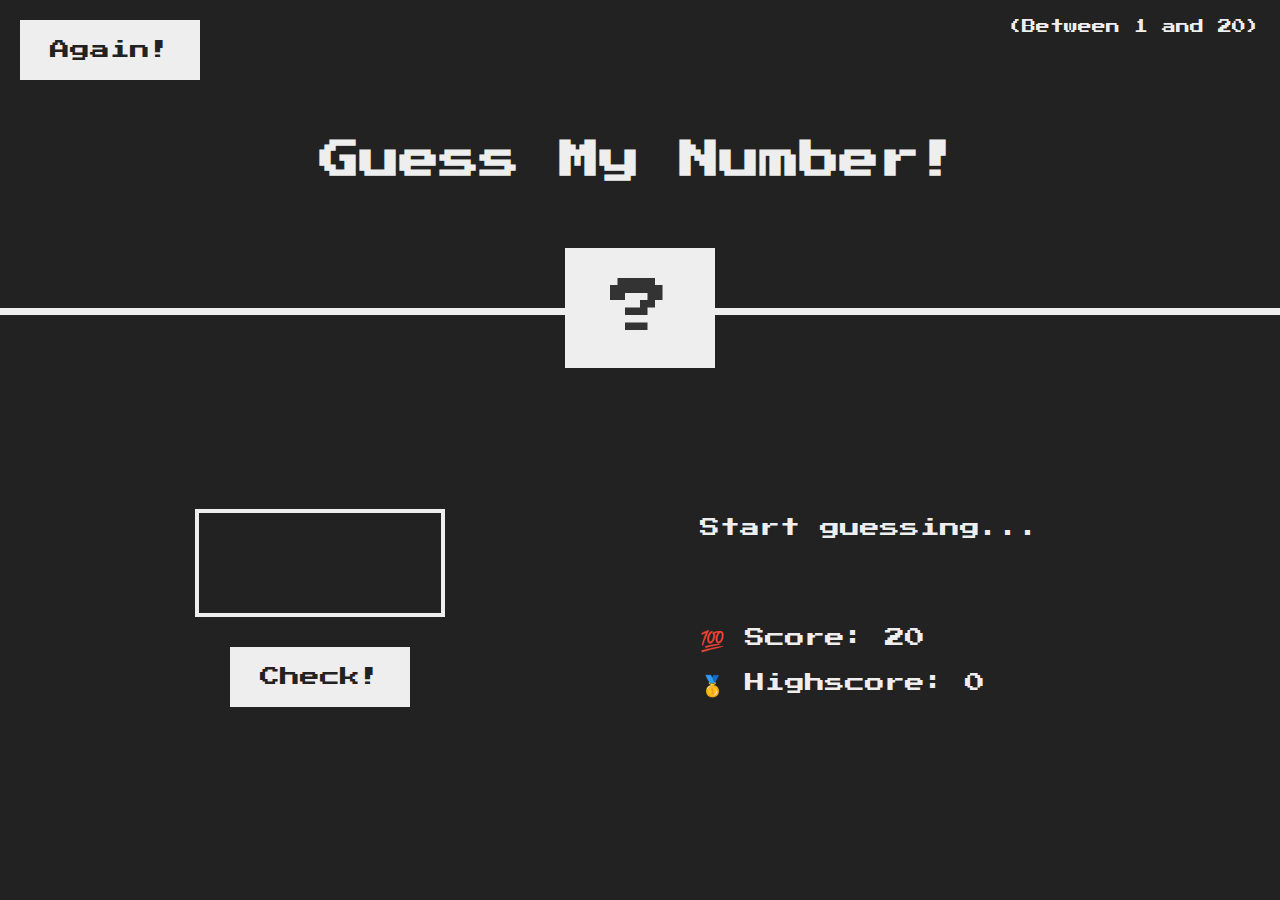
<file: guess number/index.html>
<!DOCTYPE html>
<html lang="en">
  <head>
    <meta charset="UTF-8" />
    <meta name="viewport" content="width=device-width, initial-scale=1.0" />
    <meta http-equiv="X-UA-Compatible" content="ie=edge" />
    <link rel="stylesheet" href="style.css" />
    <title>Guess My Number!</title>
  </head>
  <body>
    <header>
      <h1>Guess My Number!</h1>
      <p class="between">(Between 1 and 20)</p>
      <button class="btn again">Again!</button>
      <div class="number">?</div>
    </header>
    <main>
      <section class="left">
        <input type="number" class="guess" />
        <button class="btn check">Check!</button>
      </section>
      <section class="right">
        <p class="message">Start guessing...</p>
        <p class="label-score">💯 Score: <span class="score">20</span></p>
        <p class="label-highscore">
          🥇 Highscore: <span class="highscore">0</span>
        </p>
      </section>
    </main>
    <script src="script.js"></script>
  </body>
</html>
</file>
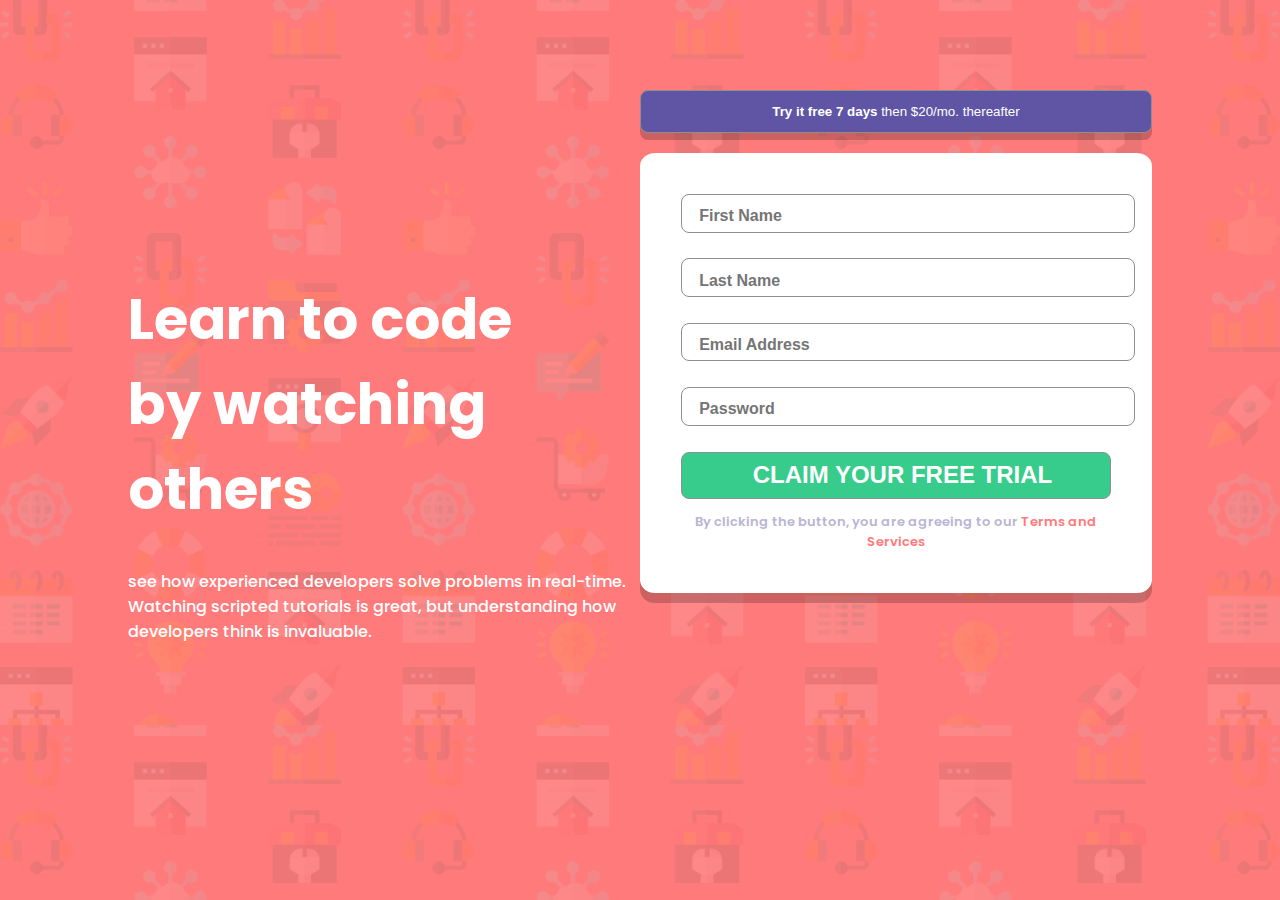
<file: intro form/index.html>
<!DOCTYPE html>
<html lang="en" dir="ltr">

<head>
  <meta charset="utf-8">
  <title>intro page</title>
  <link rel="preconnect" href="https://fonts.gstatic.com">
  <link href="https://fonts.googleapis.com/css2?family=Poppins:wght@300;400;500;600;700&display=swap" rel="stylesheet">
  <link rel="stylesheet" href="https://cdn.jsdelivr.net/npm/bootstrap@4.6.0/dist/css/bootstrap.min.css" integrity="sha384-B0vP5xmATw1+K9KRQjQERJvTumQW0nPEzvF6L/Z6nronJ3oUOFUFpCjEUQouq2+l" crossorigin="anonymous">
  <link rel="stylesheet" href="styles.css">
</head>

<body>
  <div class="text">
    <h1 class="heading">Learn to code by watching others</h1>
    <p class="para">see how experienced developers solve problems in real-time. Watching scripted tutorials is great, but understanding how developers think is invaluable.</p>
  </div>
  <div class="intro">
    <button class="try" type="button" name="button"> Try it free 7 days <span class="try-block">then $20/mo. thereafter</span> </button>
    <div class="fill">
      <form class="blank " action="index.html" method="post">
        <div class="type">
          <input class="box img" id="names" type="text" name="" value="" placeholder="First Name">
          <p class="warn" id="name"> </p>
        </div>
        <div class="type">
          <input class="box img" id="lastName" type="text" name="" value="" placeholder="Last Name">
          <p class="warn" id="last"> </p>
        </div>
        <div class="type">
          <input class="box img" id="mail" type="text" name="" value="" placeholder="Email Address">
          <p class="warn" id="email"> </p>
        </div>
        <div class="type">
          <input class="box img" id="password" type="password" name="" value="" placeholder="Password">
          <p class="warn" id="pass"> </p>
        </div>
        <button onClick="check()" class="box trial" type="button" name="button">CLAIM YOUR FREE TRIAL</button>
        <p class="services"> By clicking the button, you are agreeing to our <span class="terms">Terms and Services</span></p>
      </form>

    </div>
  </div>

  <script src="https://ajax.googleapis.com/ajax/libs/jquery/3.5.1/jquery.min.js"></script>
  <script src="index.js" charset="utf-8"></script>
</body>

</html>
</file>
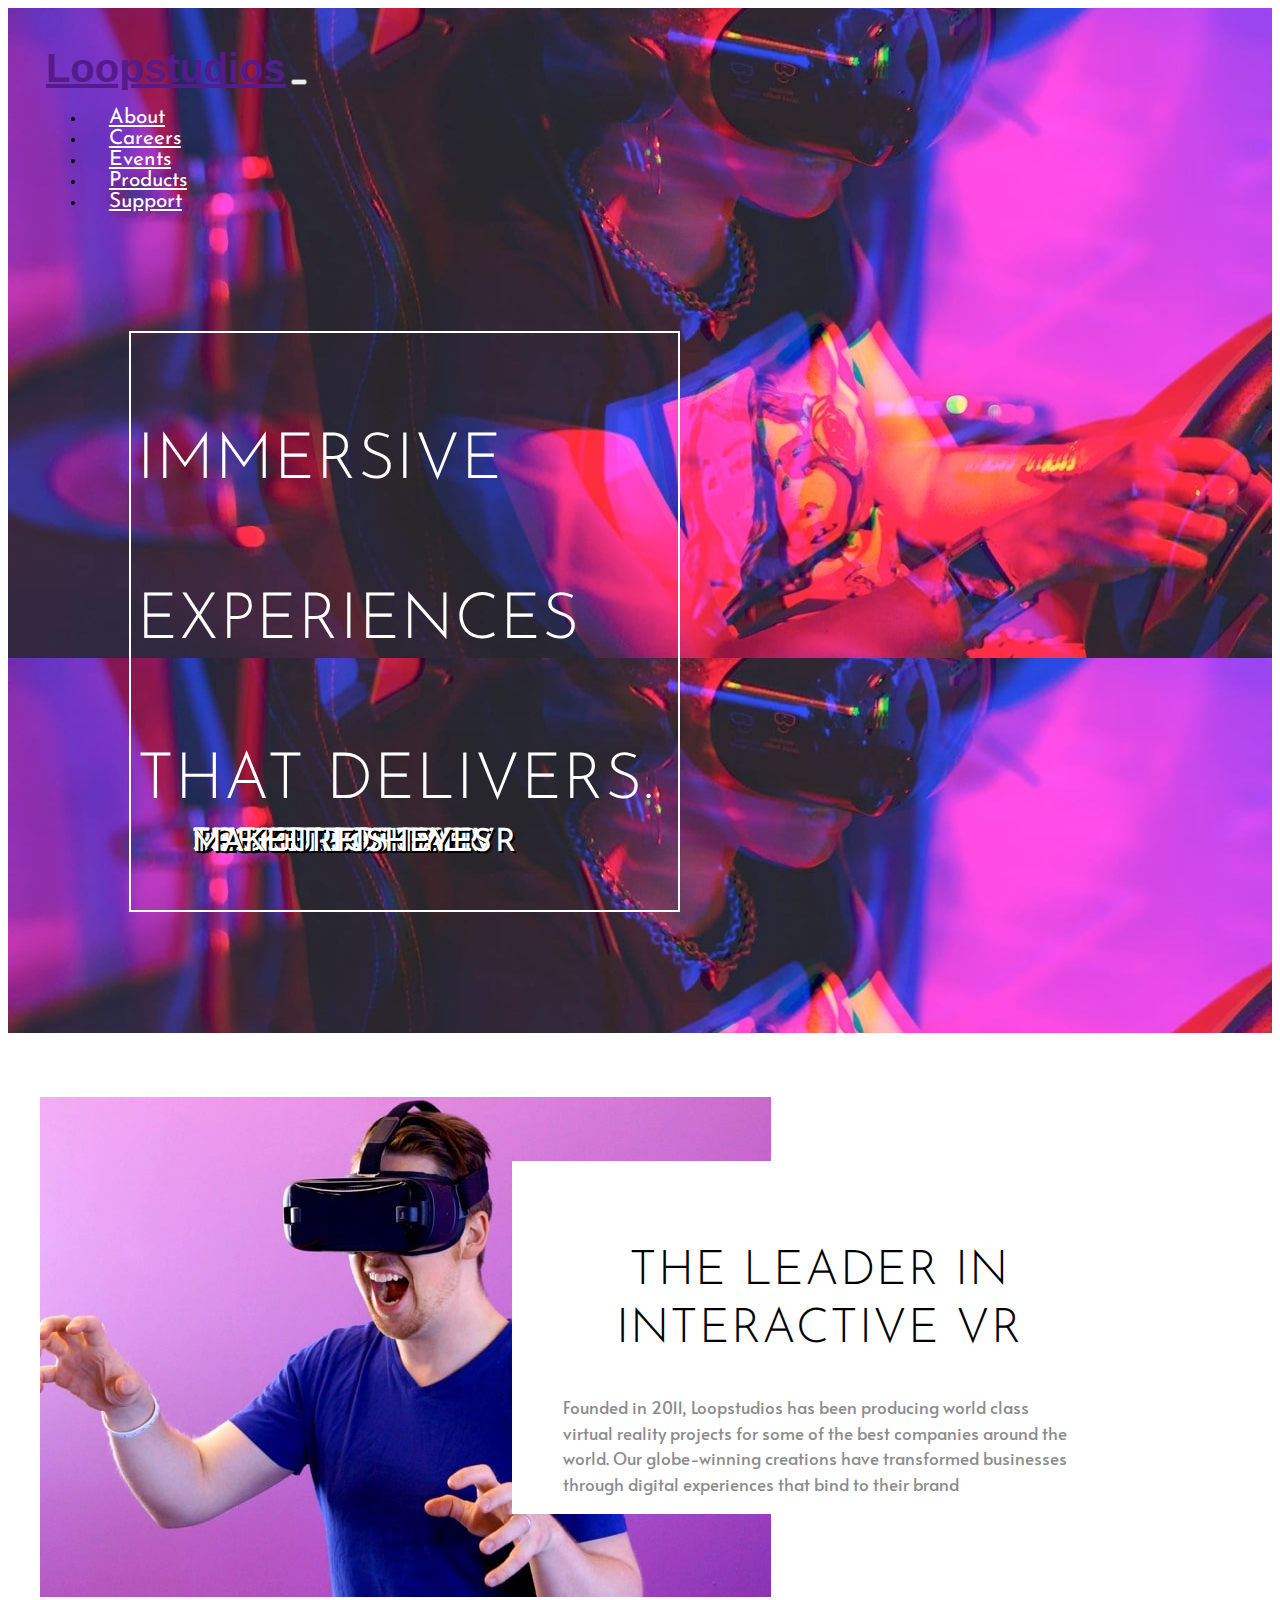
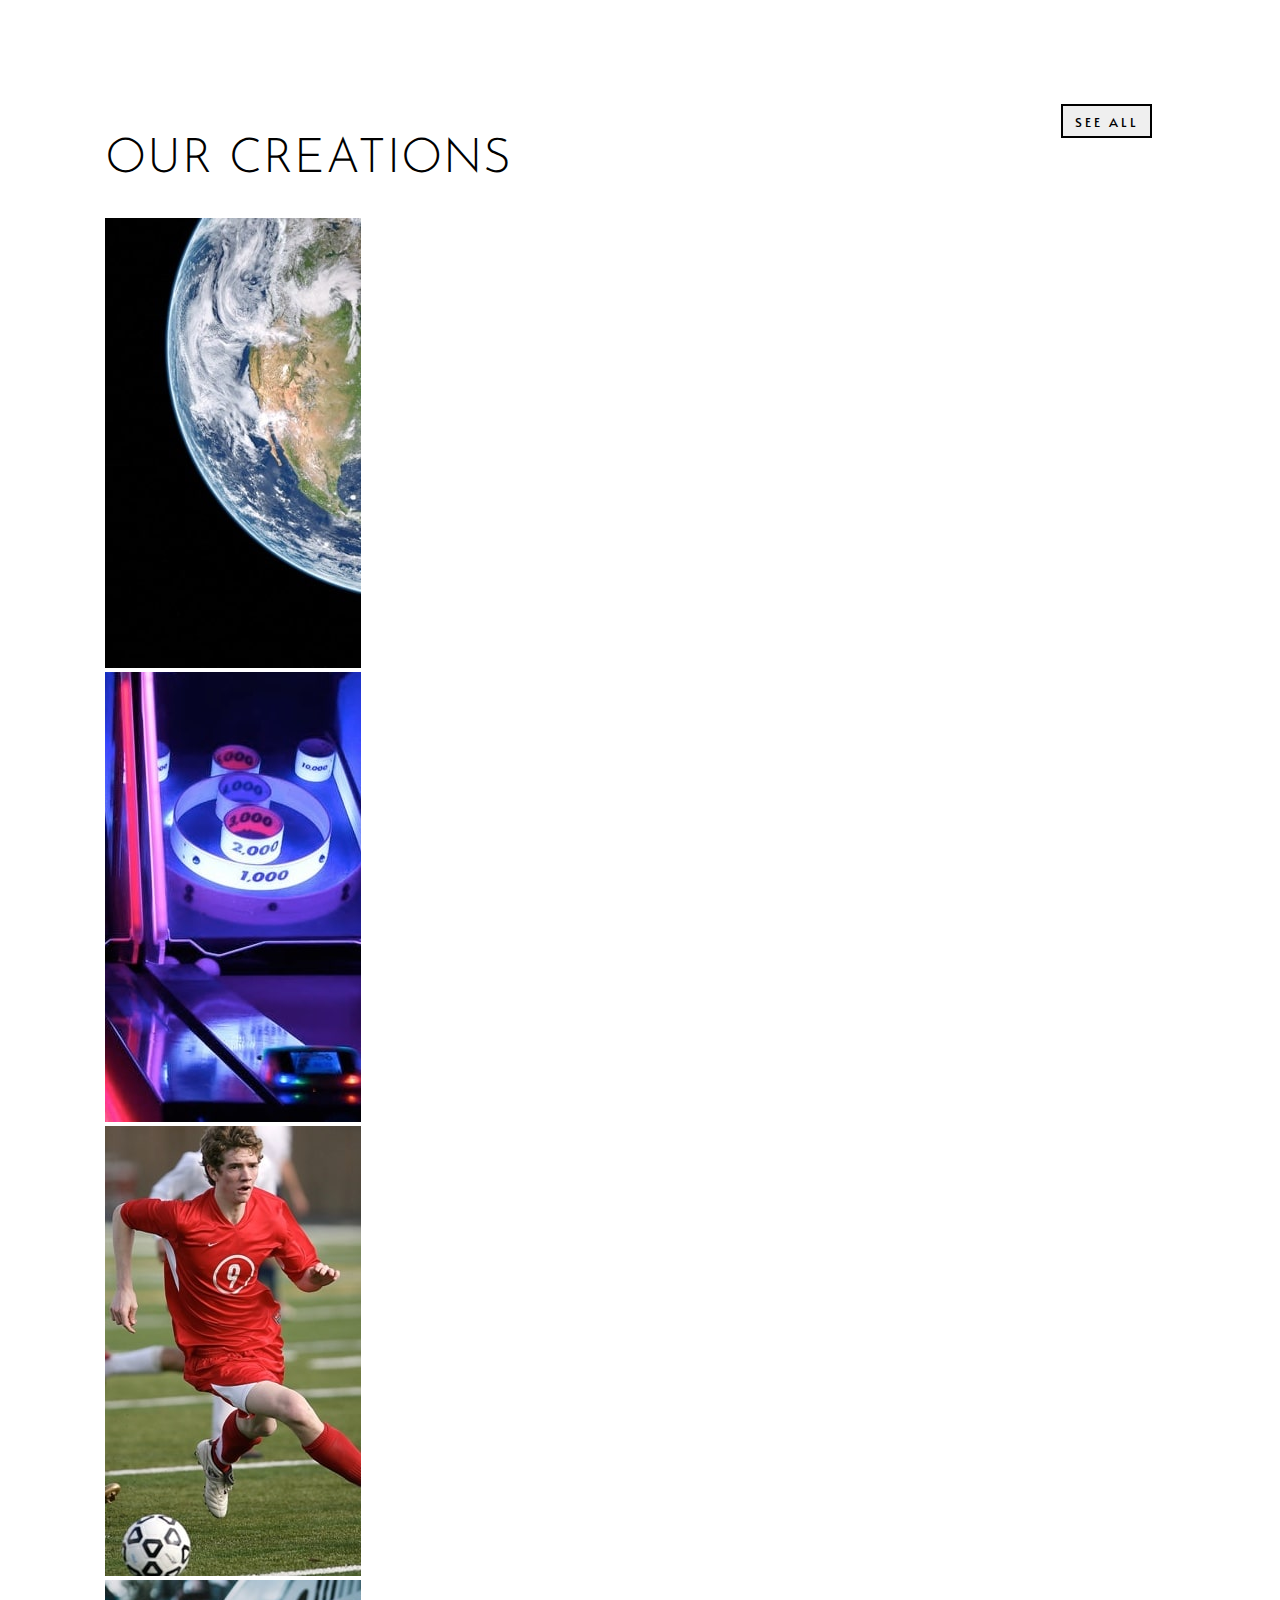
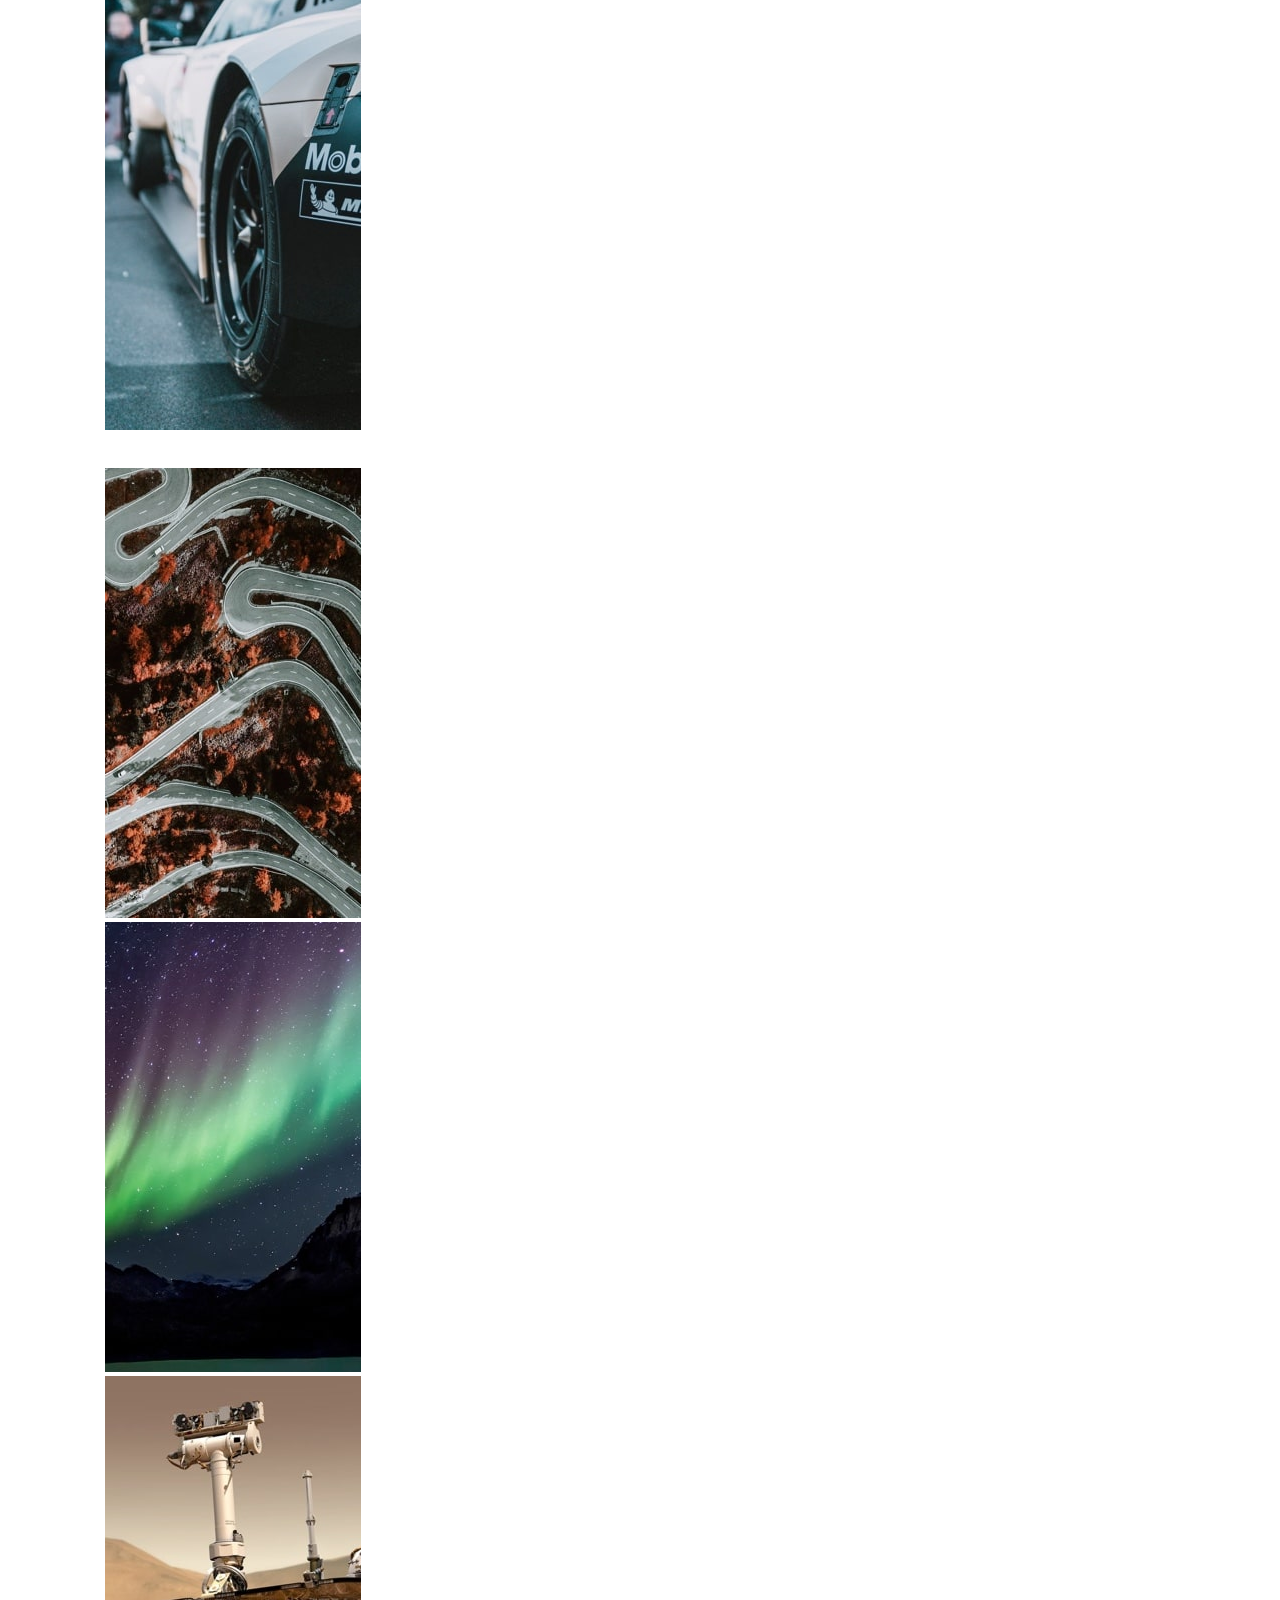
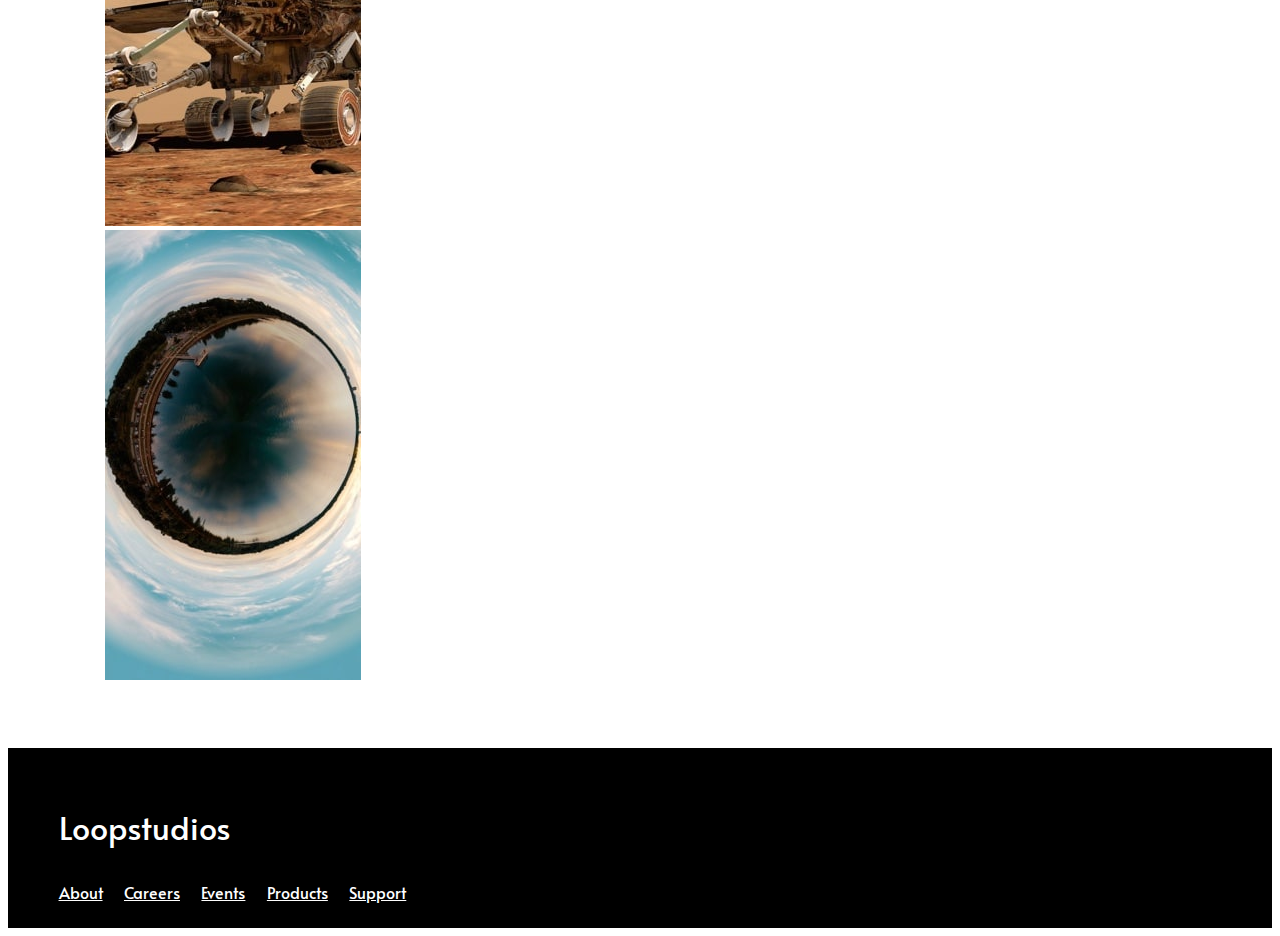
<file: vr page/index.html>
<!DOCTYPE html>
<html lang="en" dir="ltr">

<head>
  <meta charset="utf-8">
  <title>home page</title>
</head>
<!-- fonts awesome-->
<link rel="stylesheet" href="https://pro.fontawesome.com/releases/v5.10.0/css/all.css" integrity="sha384-AYmEC3Yw5cVb3ZcuHtOA93w35dYTsvhLPVnYs9eStHfGJvOvKxVfELGroGkvsg+p" crossorigin="anonymous" />
<!-- google fonts-->
<link rel="preconnect" href="https://fonts.gstatic.com">
<link href="https://fonts.googleapis.com/css2?family=Alata&family=Josefin+Sans:wght@300;400&display=swap" rel="stylesheet">
<link rel="stylesheet" href="https://cdn.jsdelivr.net/npm/bootstrap@4.6.0/dist/css/bootstrap.min.css" integrity="sha384-B0vP5xmATw1+K9KRQjQERJvTumQW0nPEzvF6L/Z6nronJ3oUOFUFpCjEUQouq2+l" crossorigin="anonymous">
<!-- jquery -->
<script src="https://code.jquery.com/jquery-3.5.1.slim.min.js" integrity="sha384-DfXdz2htPH0lsSSs5nCTpuj/zy4C+OGpamoFVy38MVBnE+IbbVYUew+OrCXaRkfj" crossorigin="anonymous"></script>
<script src="https://cdn.jsdelivr.net/npm/popper.js@1.16.1/dist/umd/popper.min.js" integrity="sha384-9/reFTGAW83EW2RDu2S0VKaIzap3H66lZH81PoYlFhbGU+6BZp6G7niu735Sk7lN" crossorigin="anonymous"></script>
<script src="https://cdn.jsdelivr.net/npm/bootstrap@4.5.3/dist/js/bootstrap.min.js" integrity="sha384-w1Q4orYjBQndcko6MimVbzY0tgp4pWB4lZ7lr30WKz0vr/aWKhXdBNmNb5D92v7s" crossorigin="anonymous"></script>
<!--styless css-->
<link rel="stylesheet" href="styles.css">

<body>

  <section class="coloured" id="title">

    <!-- Nav Bar -->
    <div class="fluid-container">
      <nav class="navbar navbar-expand-lg navbar-dark  ">
        <a class="header navbar-brand" href="">Loopstudios</a>
        <button class="navbar-toggler" type="button" data-toggle="collapse" data-target="#navbarTogglerDemo01" aria-controls="navbarTogglerDemo01" aria-expanded="false" aria-label="Toggle navigation">
          <span class="navbar-toggler-icon"></span>
        </button>
        <div class="collapse navbar-collapse" id="navbarTogglerDemo01">
          <ul class="navbar-nav ml-auto">
            <li class="nav-item">
              <a class="nav-link" href="">About</a>
            </li>
            <li class="nav-item">
              <a class="nav-link" href="">Careers</a>
            </li>
            <li class="nav-item">
              <a class="nav-link" href="">Events</a>
            </li>
            <li class="nav-item">
              <a class="nav-link" href="">Products</a>
            </li>
            <li class="nav-item">
              <a class="nav-link" href="">Support</a>
            </li>
          </ul>
        </div>
      </nav>

      <div class="design">
        <h1 class="heading">IMMERSIVE EXPERIENCES THAT DELIVERS.</h1>
      </div>

  </section>


  <section id="leader">
    <div class="row">
      <div class="col-6">
        <img class="interactive" src="images/desktop/image-interactive.jpg" alt="">
      </div>
    </div>
    <div class="text">
      <h1 class="vr">THE LEADER IN INTERACTIVE VR</h1>
      <p class="para">Founded in 2011, Loopstudios has been producing world class virtual reality projects for some of the best companies around the world. Our globe-winning creations have transformed businesses through digital experiences that bind
        to their brand</p>
    </div>
  </section>


  <section id="creation">
    <h1 class="our">OUR CREATIONS</h1>
    <input class="right" type="button" value="SEE ALL">

    <div class="row photos">
      <div class="col-3">
        <img src="images/desktop/image-deep-earth.jpg" alt="">
        <div class="">
          <h3 class="img-text">DEEP EARTH</h3>
        </div>
      </div>
      <div class="col-3">
        <img src="images/desktop/image-night-arcade.jpg" alt="">
        <div class="">
          <h3 class="img-text">NIGHT ARCADE</h3>
        </div>
      </div>
      <div class="col-3">
        <img src="images/desktop/image-soccer-team.jpg" alt="">
        <div class="">
          <h3 class="img-text">SOCCER TEAM VR</h3>
        </div>
      </div>
      <div class="col-3">
        <img src="images/desktop/image-grid.jpg" alt="">
        <div class="">
          <h3 class="img-text">THE GRID</h3>
        </div>
      </div>
    </div>

    <!--2nd row-->


    <div class="row photos">
      <div class="col-3">
        <img src="images/desktop/image-from-above.jpg" alt="">
        <div class="">
          <h3 class="img-text">FROM UP ABOVE VR</h3>
        </div>
      </div>
      <div class="col-3">
        <img src="images/desktop/image-pocket-borealis.jpg" alt="">
        <div class="">
          <h3 class="img-text">POCKET BOREALIS</h3>
        </div>
      </div>
      <div class="col-3">
        <img src="images/desktop/image-curiosity.jpg" alt="">
        <div class="">
          <h3 class="img-text">THE CURIOSITY</h3>
        </div>
      </div>
      <div class="col-3">
        <img src="images/desktop/image-fisheye.jpg" alt="">
        <div class="">
          <h3 class="img-text">MAKE IT FISHEYE</h3>
        </div>
      </div>
    </div>
  </section>


  <section id="footer">
    <div class="">
      <p class="foot-head">Loopstudios</p>
      <div class="symbols">
        <i class="icons footer-symbols fab fa-twitter"></i>
        <i class="icons footer-symbols fab fa-facebook-f"></i>
        <i class="icons footer-symbols fab fa-instagram"></i>
        <i class="icons footer-symbols fas fa-envelope"></i>
      </div>
    </div>
    <div class="">
      <a class="anchors" href="">About</a>
      <a class="anchors" href="">Careers</a>
      <a class="anchors" href="">Events</a>
      <a class="anchors" href="">Products</a>
      <a class="anchors" href="">Support</a>
      <p class="rights">© Loopstudios.All Rights Reserved.</p>
    </div>
  </section>

</body>

</html>
</file>
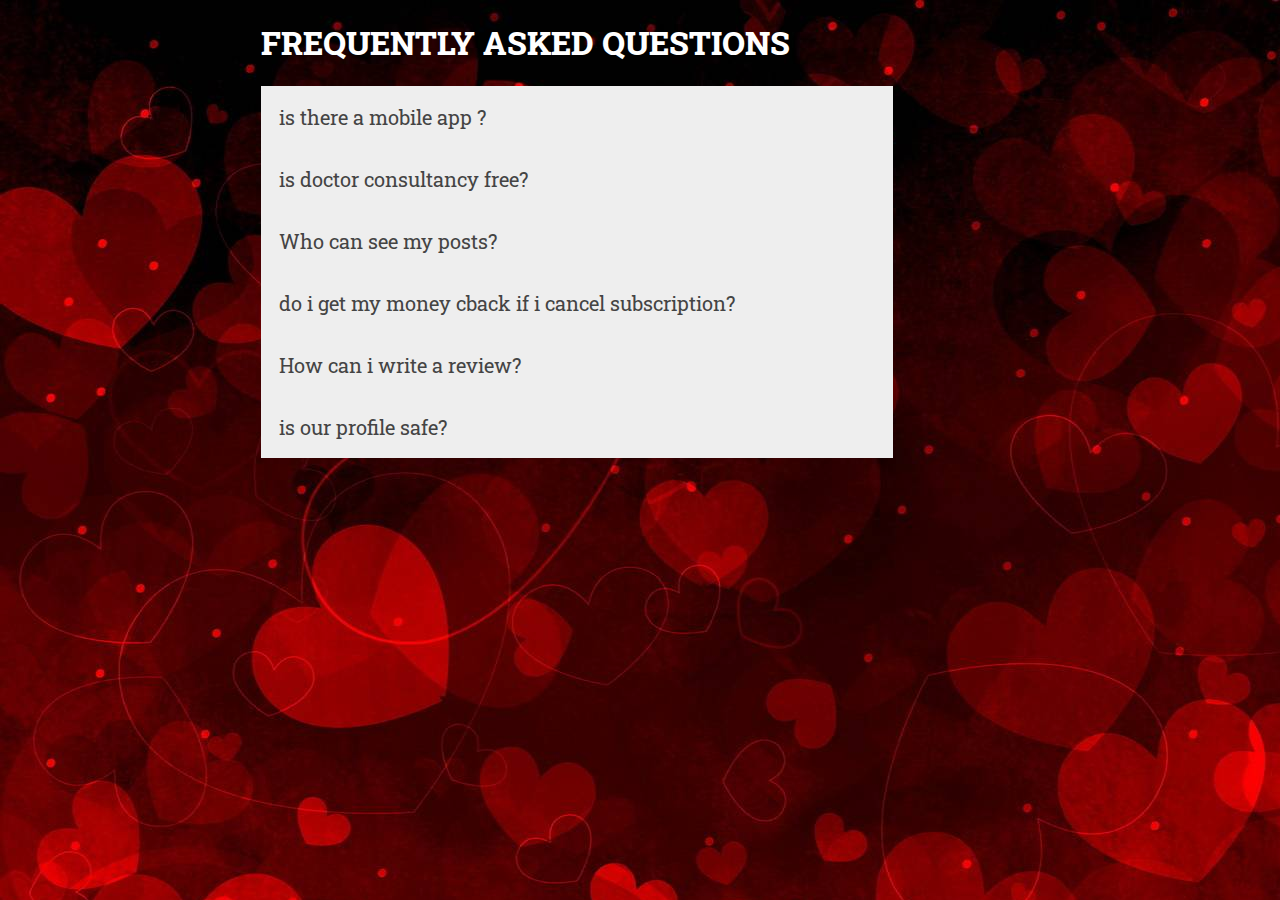
<file: arun/faqs.html>
<!DOCTYPE html>
<html>
<head>
<meta name="viewport" content="width=device-width, initial-scale=1">
<style>
body{
     background-image: url(images/crop.jpg);
      font-family: 'Roboto Slab', serif;
}
.faq{
    font-weight:800;
    position: relative;
    left:20%;
    top:20%;
    color: white;
}
.accordion {
      font-family: 'Roboto Slab', serif;
  position: relative;
  left:20%;
  top:20%;
  background-color: #eee;
  color: #444;
  cursor: pointer;
  padding: 18px;
  width: 50%;
  border: none;
  text-align: left;
  outline: none;
  font-size: 20px;
  transition: 0.4s;
}

.active, .accordion:hover {
  background-color: #ccc;
}

.panel {
  position: relative;
  left:20%;
  top:20%;
  width: 50%;
  padding: 0 18px;
  display: none;
  background-color: white;
  overflow: hidden;
}
</style>

<link rel="stylesheet" href="https://pro.fontawesome.com/releases/v5.10.0/css/all.css" integrity="sha384-AYmEC3Yw5cVb3ZcuHtOA93w35dYTsvhLPVnYs9eStHfGJvOvKxVfELGroGkvsg+p" crossorigin="anonymous" />
<link rel="preconnect" href="https://fonts.gstatic.com">
<link href="https://fonts.googleapis.com/css2?family=Roboto+Slab:wght@400;500;600;700&display=swap" rel="stylesheet">
</head>
<body>

<h1 class="faq">FREQUENTLY ASKED QUESTIONS</h1>

<button class="accordion">is there a mobile app ?</button>
<div class="panel">
  <p>yes, we provide mobile application as well...we have our apps both on android and ios...you can check playstore for our app and find out more details there.</p>
</div>

<button class="accordion">is doctor consultancy free?</button>
<div class="panel">
  <p>Our app usually will not charge any  amount from the users...but you need to pay doctor consultancy fee if you want one...it's just like any other medical checkup</p>
</div>

<button class="accordion">Who can see my posts?</button>
<div class="panel">
  <p>You have that option in the settings...it's totally upto you..you can have only your friends watching it or you can even share your ideas with the entire community.</p>
</div>

<button class="accordion">do i get my money cback if i cancel subscription?</button>
<div class="panel">
  <p>Yes, there is a 100% money back policy ...if u are unhappy with our site, you can ask for a refund within the 1st month of your payment..we generally suggest other plans for our unhappy users, but we refund the amount if you want it back.</p>
</div>

<button class="accordion">How can i write a review?</button>
<div class="panel">
  <p>There is no review section on our app right now..for mobile applications , you can review them on playstore...but for pc users, there is no review section.</p>
</div>

<button class="accordion">is our profile safe?</button>
<div class="panel">
  <p>Yes, all the profiles are kept private...we even have our privacy policy for chats also...you can read the terms and conditions and accept them....</p>
</div>

<script>
var acc = document.getElementsByClassName("accordion");
var i;

for (i = 0; i < acc.length; i++) {
  acc[i].addEventListener("click", function() {
    this.classList.toggle("active");
    var panel = this.nextElementSibling;
    if (panel.style.display === "block") {
      panel.style.display = "none";
    } else {
      panel.style.display = "block";
    }
  });
}
</script>

</body>
</html>
</file>
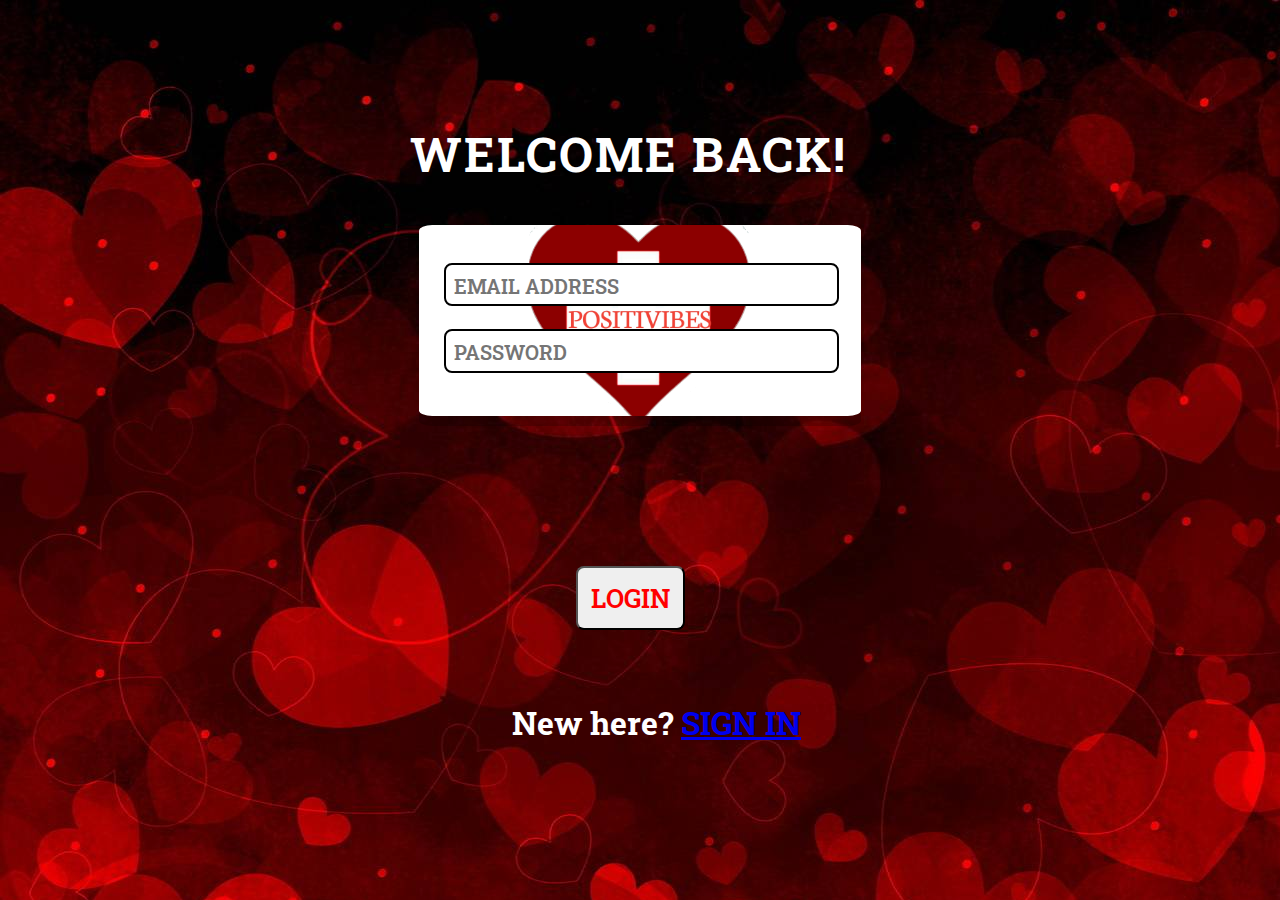
<file: arun/interface.html>
<!DOCTYPE html>
<html lang="en" dir="ltr">
  <head>
    <meta charset="utf-8">
    <title>POSITIVIBES</title>
    <link rel="preconnect" href="https://fonts.gstatic.com">
<link href="https://fonts.googleapis.com/css2?family=Roboto+Slab:wght@400;500;600;700&display=swap" rel="stylesheet">
    <link rel="stylesheet" href="interface.css">
  </head>
  <body>
    <div class="">
    <h1 class="heading">WELCOME BACK!</h1>
    <form class="blank " action="index.html" method="post">
    <div class="type">
    <input class="box img" id="mail" type="text" name="" value="" placeholder="EMAIL ADDRESS">
    <p class="warn" id="email"> </p>
    </div>
    <div class="type">
    <input class="box img" id="password" type="password" name="" value="" placeholder="PASSWORD">
    <p class="warn" id="pass"> </p>

    </div>


</div>
   <button onclick="check()" class="submit" type="button" name="button">LOGIN</button>

<h1 class="new">New here? <span> <a href="file:///D:/web%20development/arun/register.html">SIGN IN</a> </span> </h1>

    <script src="https://ajax.googleapis.com/ajax/libs/jquery/3.5.1/jquery.min.js"></script>
    <script src="index.js" charset="utf-8"></script>

  </body>
</html>
</file>
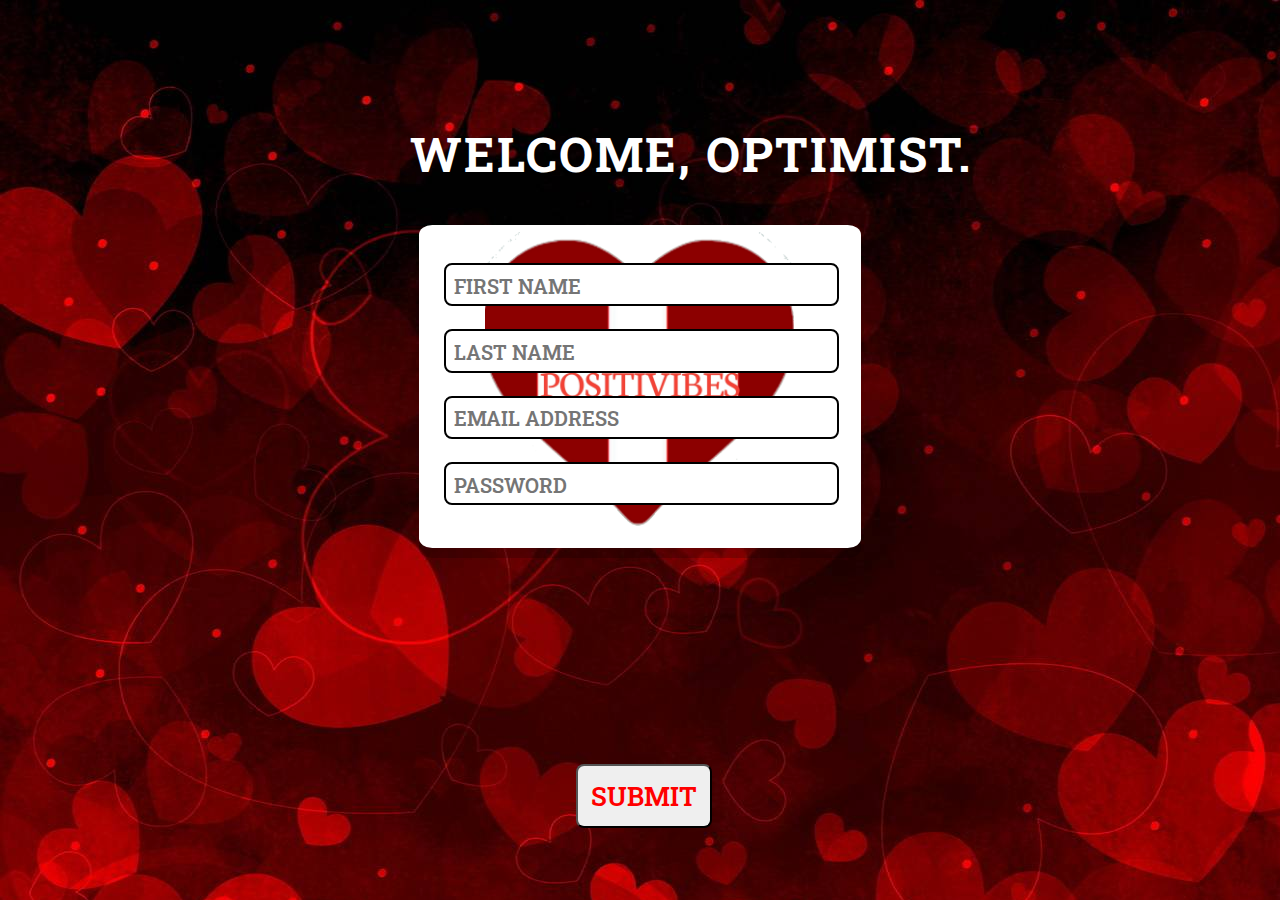
<file: arun/register.html>
<!DOCTYPE html>
<html lang="en" dir="ltr">
  <head>
    <meta charset="utf-8">
    <title>POSITIVE VIBES</title>
    <link rel="preconnect" href="https://fonts.gstatic.com">
<link href="https://fonts.googleapis.com/css2?family=Roboto+Slab:wght@400;500;600;700&display=swap" rel="stylesheet">
    <link rel="stylesheet" href="register.css">
  </head>
  <body>

    <div class="content">
      <h1 class="heading">WELCOME, OPTIMIST.</h1>
      <form class="blank " action="index.html" method="post">
        <div class="type">
        <input class="box img" id="names" type="text" name="" value="" placeholder="FIRST NAME">
        <p class="warn" id="name"> </p>
        </div>
        <div class="type">
        <input class="box img" id="lastName" type="text" name="" value="" placeholder="LAST NAME">
        <p class="warn" id="last"> </p>
        </div>
        <div class="type">
        <input class="box img" id="mail" type="text" name="" value="" placeholder="EMAIL ADDRESS">
        <p class="warn" id="email"> </p>
        </div>
        <div class="type">
        <input class="box img" id="password" type="password" name="" value="" placeholder="PASSWORD">
        <p class="warn" id="pass"> </p>
        </div>


    </div>
      <button onclick="check()" class="submit" type="button" name="button">SUBMIT</button>

    <script src="https://ajax.googleapis.com/ajax/libs/jquery/3.5.1/jquery.min.js"></script>
    <script src="index.js" charset="utf-8"></script>
</body>
</html>
</file>
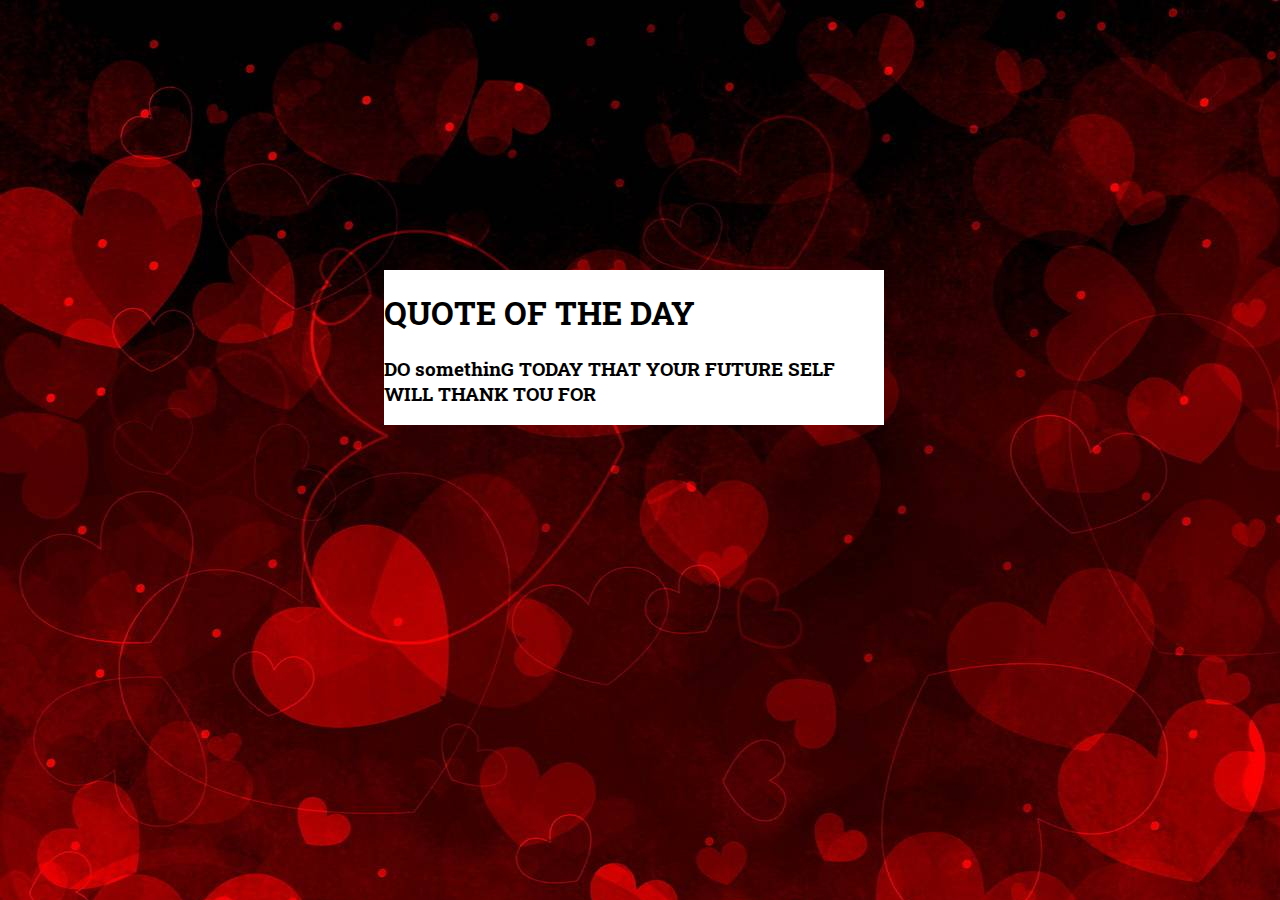
<file: arun/thought.html>
<!DOCTYPE html>
<html lang="en" dir="ltr">
  <head>
    <meta charset="utf-8">
    <title>Thought</title>
    <link rel="stylesheet" href="https://pro.fontawesome.com/releases/v5.10.0/css/all.css" integrity="sha384-AYmEC3Yw5cVb3ZcuHtOA93w35dYTsvhLPVnYs9eStHfGJvOvKxVfELGroGkvsg+p" crossorigin="anonymous" />
    <link rel="preconnect" href="https://fonts.gstatic.com">
<link href="https://fonts.googleapis.com/css2?family=Roboto+Slab:wght@400;500;600;700&display=swap" rel="stylesheet">
    <link rel="stylesheet" href="thought.css">
  </head>
  <body>
    <div class="quote">
      <h1 class="day">QUOTE OF THE DAY</h1>
      <i class="fas fa-sync-alt"></i>
      <h3>DO somethinG TODAY THAT YOUR FUTURE SELF WILL THANK TOU FOR</h3>
    </div>

  </body>
</html>
</file>
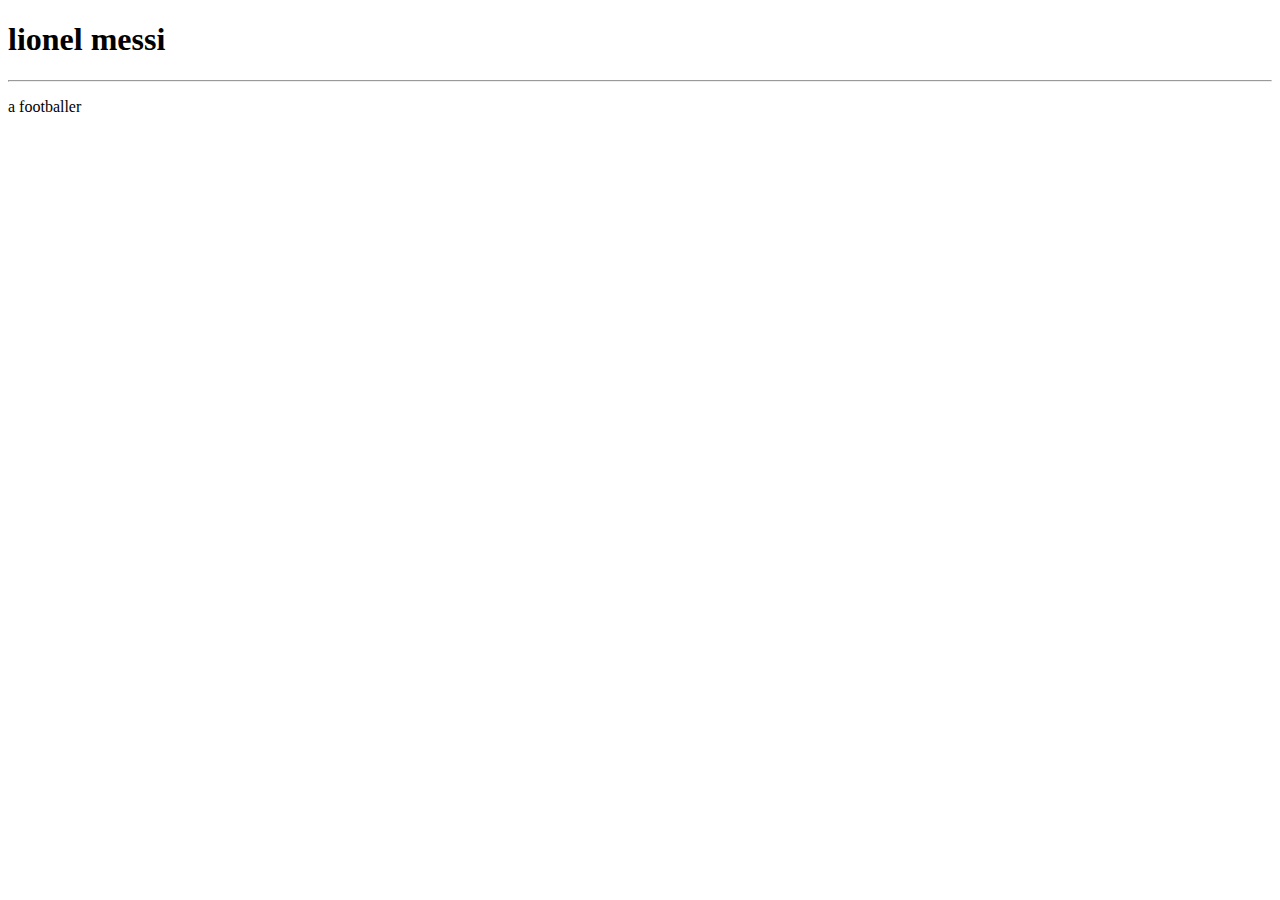
<file: intro form/indes.html>
<!DOCTYPE html>
<html lang="en">

<head>
    <meta charset="UTF-8">
    <meta http-equiv="X-UA-Compatible" content="IE=edge">
    <meta name="viewport" content="width=device-width, initial-scale=1.0">
    <title>Document</title>
</head>

<body>
    <h1>lionel messi</h1>
    <hr>
    <p>a footballer</p>

</body>

</html>
</file>
<file: guess number/style.css>
@import url('https://fonts.googleapis.com/css?family=Press+Start+2P&display=swap');

* {
  margin: 0;
  padding: 0;
  box-sizing: inherit;
}

html {
  font-size: 62.5%;
  box-sizing: border-box;
}

body {
  font-family: 'Press Start 2P', sans-serif;
  color: #eee;
  background-color: #222;
  /* background-color: #60b347; */
}

/* LAYOUT */
header {
  position: relative;
  height: 35vh;
  border-bottom: 7px solid #eee;
}

main {
  height: 65vh;
  color: #eee;
  display: flex;
  align-items: center;
  justify-content: space-around;
}

.left {
  width: 52rem;
  display: flex;
  flex-direction: column;
  align-items: center;
}

.right {
  width: 52rem;
  font-size: 2rem;
}

/* ELEMENTS STYLE */
h1 {
  font-size: 4rem;
  text-align: center;
  position: absolute;
  width: 100%;
  top: 52%;
  left: 50%;
  transform: translate(-50%, -50%);
}

.number {
  background: #eee;
  color: #333;
  font-size: 6rem;
  width: 15rem;
  padding: 3rem 0rem;
  text-align: center;
  position: absolute;
  bottom: 0;
  left: 50%;
  transform: translate(-50%, 50%);
}

.between {
  font-size: 1.4rem;
  position: absolute;
  top: 2rem;
  right: 2rem;
}

.again {
  position: absolute;
  top: 2rem;
  left: 2rem;
}

.guess {
  background: none;
  border: 4px solid #eee;
  font-family: inherit;
  color: inherit;
  font-size: 5rem;
  padding: 2.5rem;
  width: 25rem;
  text-align: center;
  display: block;
  margin-bottom: 3rem;
}

.btn {
  border: none;
  background-color: #eee;
  color: #222;
  font-size: 2rem;
  font-family: inherit;
  padding: 2rem 3rem;
  cursor: pointer;
}

.btn:hover {
  background-color: #ccc;
}

.message {
  margin-bottom: 8rem;
  height: 3rem;
}

.label-score {
  margin-bottom: 2rem;
}
</file>
<file: intro form/styles.css>
body {
  background-color: hsl(0, 100%, 74%);
  background-image: url(images/bg-intro-desktop.png);
  background-repeat: no-repeat center center fixed;
  background-size: cover;
  font-family: 'Poppins', sans-serif;
}

/* LEF SIDE TEXT*/
.text {
  text-align: left;
  position: absolute;
  /* 2 */
  top: 50%;
  left: 10%;
  /* 3 */
  transform: translate(0, -50%);
  color: white;
}

/* 4 */
.heading {
  width: 40%;
  font-size: 3.5rem;
  font-weight: 700;
}

.para {
  margin-top: 2%;
  font-size: 16px;
  width: 46%;
  font-weight: 500;
}

/*RIGHT SIDE ELEMENTS*/
.intro {
  position: absolute;
  width: 40%;
  right: 10%;
  top: 10%;
}

.try {
  margin-bottom: 1%;
  width: 100%;
  padding: 2.5%;
  border: 1px solid #8f8f8f;
  border-radius: 8px;
  background-color: hsl(248, 32%, 49%);
  color: white;
  font-weight: 600;
  Box-shadow: 0 7px rgba(0, 0, 0, 0.2);
}

.try-block {
  font-weight: 300;
}

/* INPUT FORM*/
.blank {
  background-color: white;
  padding: 8%;
  border-radius: 3%;
  margin-top: 3%;
  margin-bottom: 3%;
  Box-shadow: 0 10px rgba(0, 0, 0, 0.2);
}

/*INPUT ELEMENTS INSIDE FORM*/
.box {
  display: block;
  width: 100%;
  font-size: 150%;
  padding: 1%;
  padding-left: 4%;
  border: 1px solid #8f8f8f;
  border-radius: 8px;
}
.type{
  margin-bottom: 6%;
}

.img {
  background-repeat : no-repeat;
  background-position: right;
  background-origin: content-box;
}
.warn{
  margin-top: 1%;
  color: hsl(0, 100%, 74%);
  font-size: 13px;
  font-weight: 600;
  position: absolute;
  right: 3%;
}

::placeholder {
  font-size: 16px;
  font-weight: 600;
}

input:focus {
  outline: none;
}

/* free trial button*/
.trial {
  background-color: hsl(154, 59%, 51%);
  margin-top: 5%;
  margin-bottom: 2%;
  padding-top: 2%;
  padding-bottom: 2%;
  color: white;
  font-weight: 600;
  border: 1px solid #8f8f8f;
  border-radius: 8px;
}

/*terms and conditions text*/
.services {
  color: hsl(246, 25%, 77%);
  font-weight: 600;
  font-size: 13px;
  text-align: center;
  margin-bottom: 0;
}

.terms {
  color: hsl(0, 100%, 74%);
  font-size: 13px;
}
</file>
<file: vr page/styles.css>
body{
  font-family: 'Josefin Sans', sans-serif;

}
#title{
    background-image: url(images/desktop/image-hero.jpg);
}
.fluid-container{
  padding: 3%;
  margin-bottom: 5%;
}
.design{
  padding:0.5%;
  border: 2px solid white;
  width:45%;
  line-height:2.5;
  letter-spacing: 1px;
  color: white;
  margin: 7%;
  margin-top:10%;
}
.heading{
  font-size:4rem;
  font-weight:300;
}
.header {
  font-size: 2.5rem;
  font-family: 'Ubuntu', sans-serif;
  font-weight: bold;
}
.hero{
  width: 100%;
}
.nav-link{
  margin-left: 2%;
  color:white;
  font-size: 1.3rem
}


/* leader */

#leader{
  width: 95%;
  margin-left: auto;
  margin-right: auto;
  margin-bottom: 8%;
  line-height:1.2;

}
.text{
  padding: 4% 4% 0% 4%;
  background-color: white;
  z-index: 1;
  position: absolute;
  top: 129%;
  width: 40%;
  left: 40%;
  text-align: center;
}
.vr{
  font-family: 'Josefin Sans', sans-serif;
  font-weight: 300;
  font-size: 3rem;
  letter-spacing: 1px;
  margin-bottom: 2%;
}
.para{
  text-align: left;
  font-family: 'Alata', sans-serif;
  font-weight: 400;
  color:hsl(0, 0%, 55%);
  font-size:17px;
  line-height:1.5;
  margin-top: 7%;
}



/*creation*/
#creation{
  margin: 5%;
}
.our{
  display:inline-block;
  font-family: 'Josefin Sans', sans-serif;
  font-weight: 300;
  font-size: 3rem;
  letter-spacing: 1px;
  margin-left: 3%;
  margin-bottom: 3%;
}
.right{
  display:inline-block;
  float:right;
  font-family: 'Alata', sans-serif;
  font-weight: 400;
  letter-spacing: 3px;
  padding:0.5% 1%;
  border:2px solid black;
  margin-right: 5%;
}


/* photos*/
.col-3{
  padding: 0
}
.photos{
  margin-left: 3%;
  margin-right: 3%;
  width:100%;
  margin-bottom: 3%;
}
.img-text{
  color:white;
  font-family: 'Josefin Sans', sans-serif;
  font-weight: 400;
  width:50%;
  font-size:2rem;
  position:absolute;
  bottom:1%;
  left:15%;
  display:inline-block;
    text-shadow: 2px 2px black;
}

/*footer*/

#footer{
  background-color: black;
  padding: 2% 4%;
  font-family: 'Alata', sans-serif;
  text-align: left;
}
.foot-head{
  display:inline-block;
  color:white;
  font-size: 2rem;
  font-weight: 400;
}
.symbols{
  float:right;
  width:18%;
}
.icons{
  color:white;
  margin: 4%;
  font-size: 1.5rem;
}
.anchors{
  margin:1.5% 1.5% 1.5% 0;
  color: white;
  font-weight: 400;
}
.rights{
  display: inline-block;
  float: right;
  font-weight: 400;
}
</file>
<file: arun/interface.css>
body{
 background-image: url(images/crop.jpg);
  font-family: 'Roboto Slab', serif;
}
.heading{
  color:white;
  margin-left: auto;
  margin-right: auto;
  position: absolute;
  left:32%;
  top:10%;
  letter-spacing:2px;
  font-size:3rem

}
.blank {
  position: relative;
  top:200px;
  margin-left:auto;
  margin-right:auto;
  width: 30%;
  background-color: white;
  padding: 3%;
  border-radius: 3%;
  margin-top: 2%;
  Box-shadow: 0 10px rgba(0, 0, 0, 0.2);
  padding-left: 25px;
  padding-bottom: 20px;
  margin-top: 25px;
}

/*INPUT ELEMENTS INSIDE FORM*/
.box {
  display: block;
  width: 100%;
  font-size: 170%;
  padding: 1%;
  padding-left: 2%;
  border: 2px solid black;
  border-radius: 8px;
}
.type{
  margin-bottom: 6%;
}

.img {
  background-repeat : no-repeat;
  background-position: right;
  background-origin: content-box;
}
.warn{
  margin-top: 1%;
  color: hsl(0, 100%, 74%);
  font-size: 13px;
  font-weight: 600;
  position: absolute;
  right: 3%;
}

::placeholder {
  font-family: 'Roboto Slab', serif;
  font-size: 20px;
  font-weight: 600;
}

input:focus {
  outline: none;
}
form{
  background-image: url(images/heart.png);
  background-repeat: no-repeat;
  background-position: center;
  background-size: 50%;
}
.submit{
  position: absolute;
  bottom:30%;
  left:45%;
  font-size: 160%;
  padding: 1%;
  border-radius: 8px;
  color:red;
  font-weight:600;
    font-family: 'Roboto Slab', serif;
}

.new{
  position: absolute;
  bottom:15%;
  left:40%;
  color:white;
}
</file>
<file: arun/register.css>
body{
 background-image: url(images/crop.jpg);
  font-family: 'Roboto Slab', serif;
}
.heading{
  color:white;
  margin-left: auto;
  margin-right: auto;
  position: absolute;
  left:32%;
  top:10%;
  letter-spacing:2px;
  font-size:3rem

}
.blank {
  position: relative;
  top:200px;
  margin-left:auto;
  margin-right:auto;
  width: 30%;
  background-color: white;
  padding: 3%;
  border-radius: 3%;
  margin-top: 2%;
  Box-shadow: 0 10px rgba(0, 0, 0, 0.2);
  padding-left: 25px;
  padding-bottom: 20px;
  margin-top: 25px;
}

/*INPUT ELEMENTS INSIDE FORM*/
.box {
  display: block;
  width: 100%;
  font-size: 170%;
  padding: 1%;
  padding-left: 2%;
  border: 2px solid black;
  border-radius: 8px;
}
.type{
  margin-bottom: 6%;
}

.img {
  background-repeat : no-repeat;
  background-position: right;
  background-origin: content-box;
}
.warn{
  margin-top: 1%;
  color: hsl(0, 100%, 74%);
  font-size: 13px;
  font-weight: 600;
  position: absolute;
  right: 3%;
}

::placeholder {
  font-family: 'Roboto Slab', serif;
  font-size: 20px;
  font-weight: 600;
}

input:focus {
  outline: none;
}
form{
  background-image: url(images/heart.png);
  background-repeat: no-repeat;
  background-position: center;
  background-size: 70%;
}
.submit{
  position: absolute;
  bottom:8%;
  left:45%;
  font-size: 160%;
  padding: 1%;
  border-radius: 8px;
  color:red;
  font-weight:600;
    font-family: 'Roboto Slab', serif;
}
</file>
<file: arun/thought.css>
body{
   background-image: url(images/crop.jpg);
    font-family: 'Roboto Slab', serif;
}
.quote{
  position: absolute;
  top: 30%;
  left: 30%;
  width: 500px;
  background-color: white;
}
</file>
